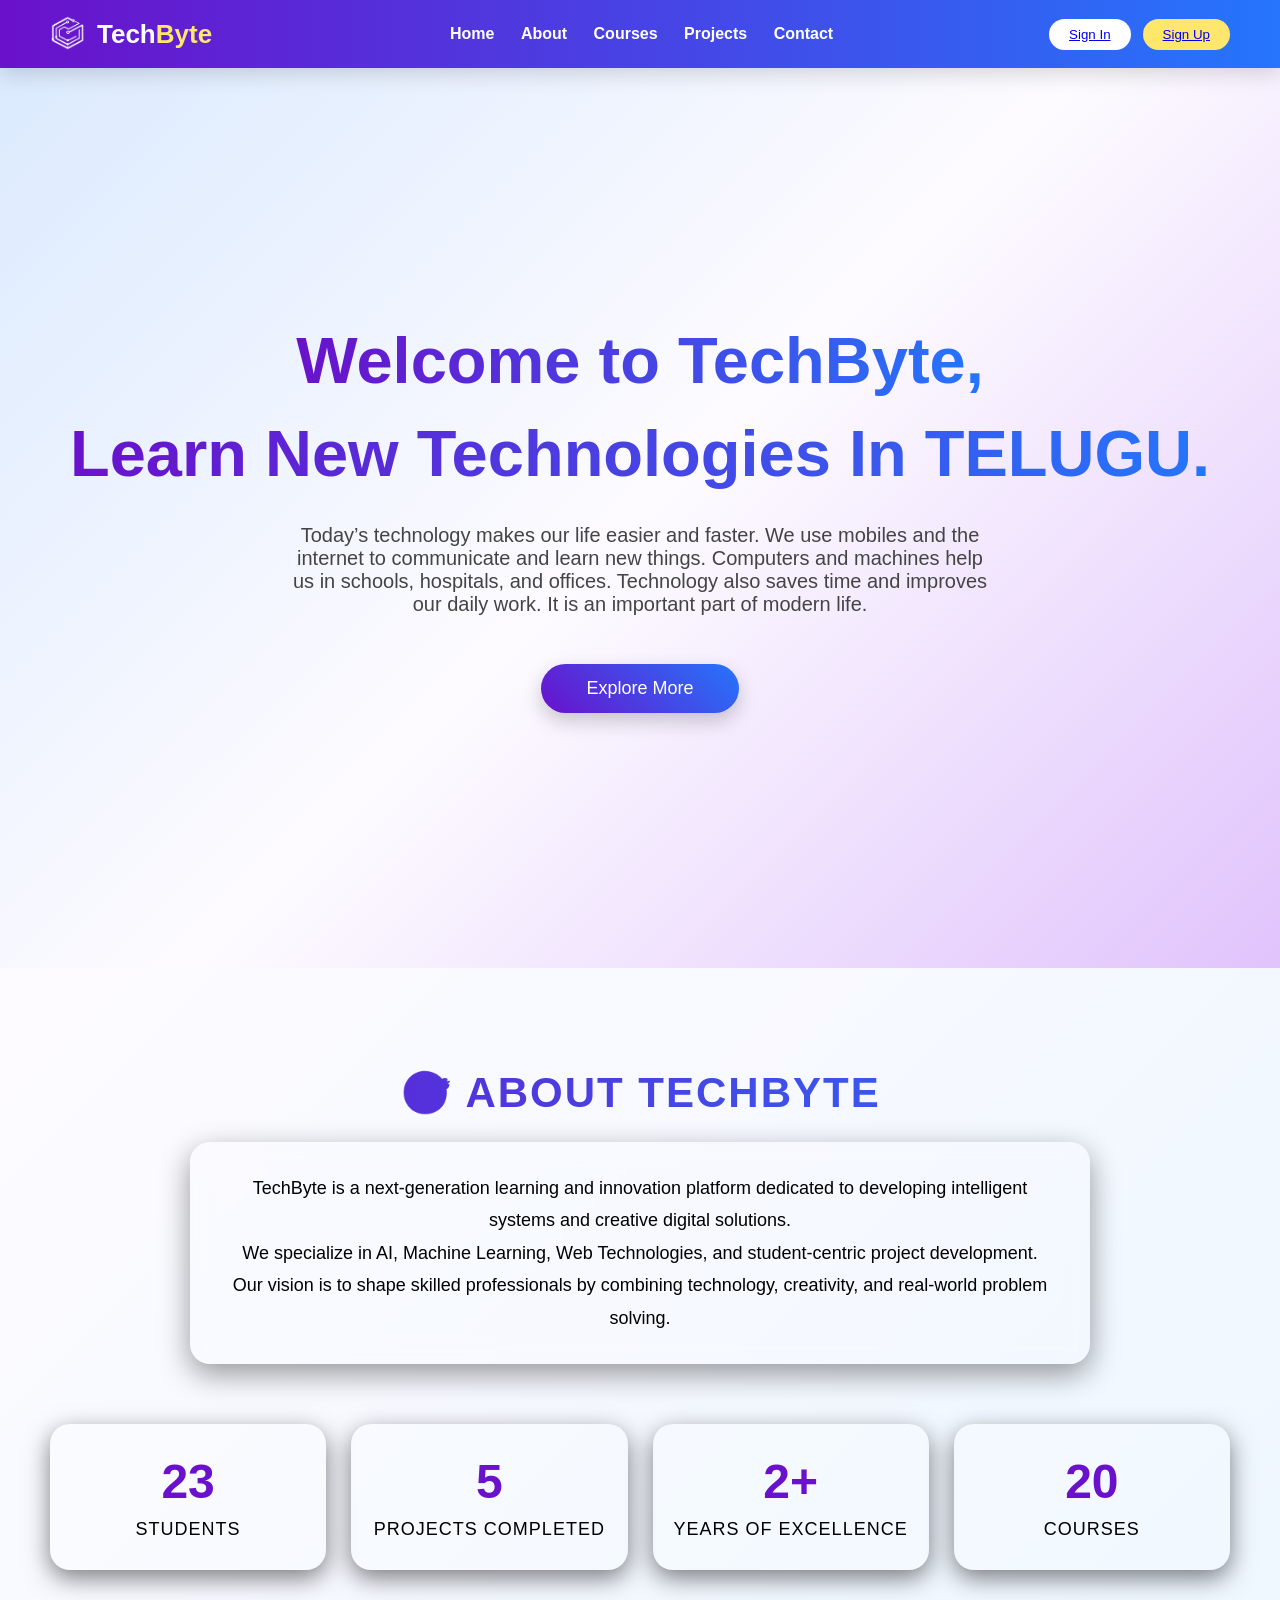
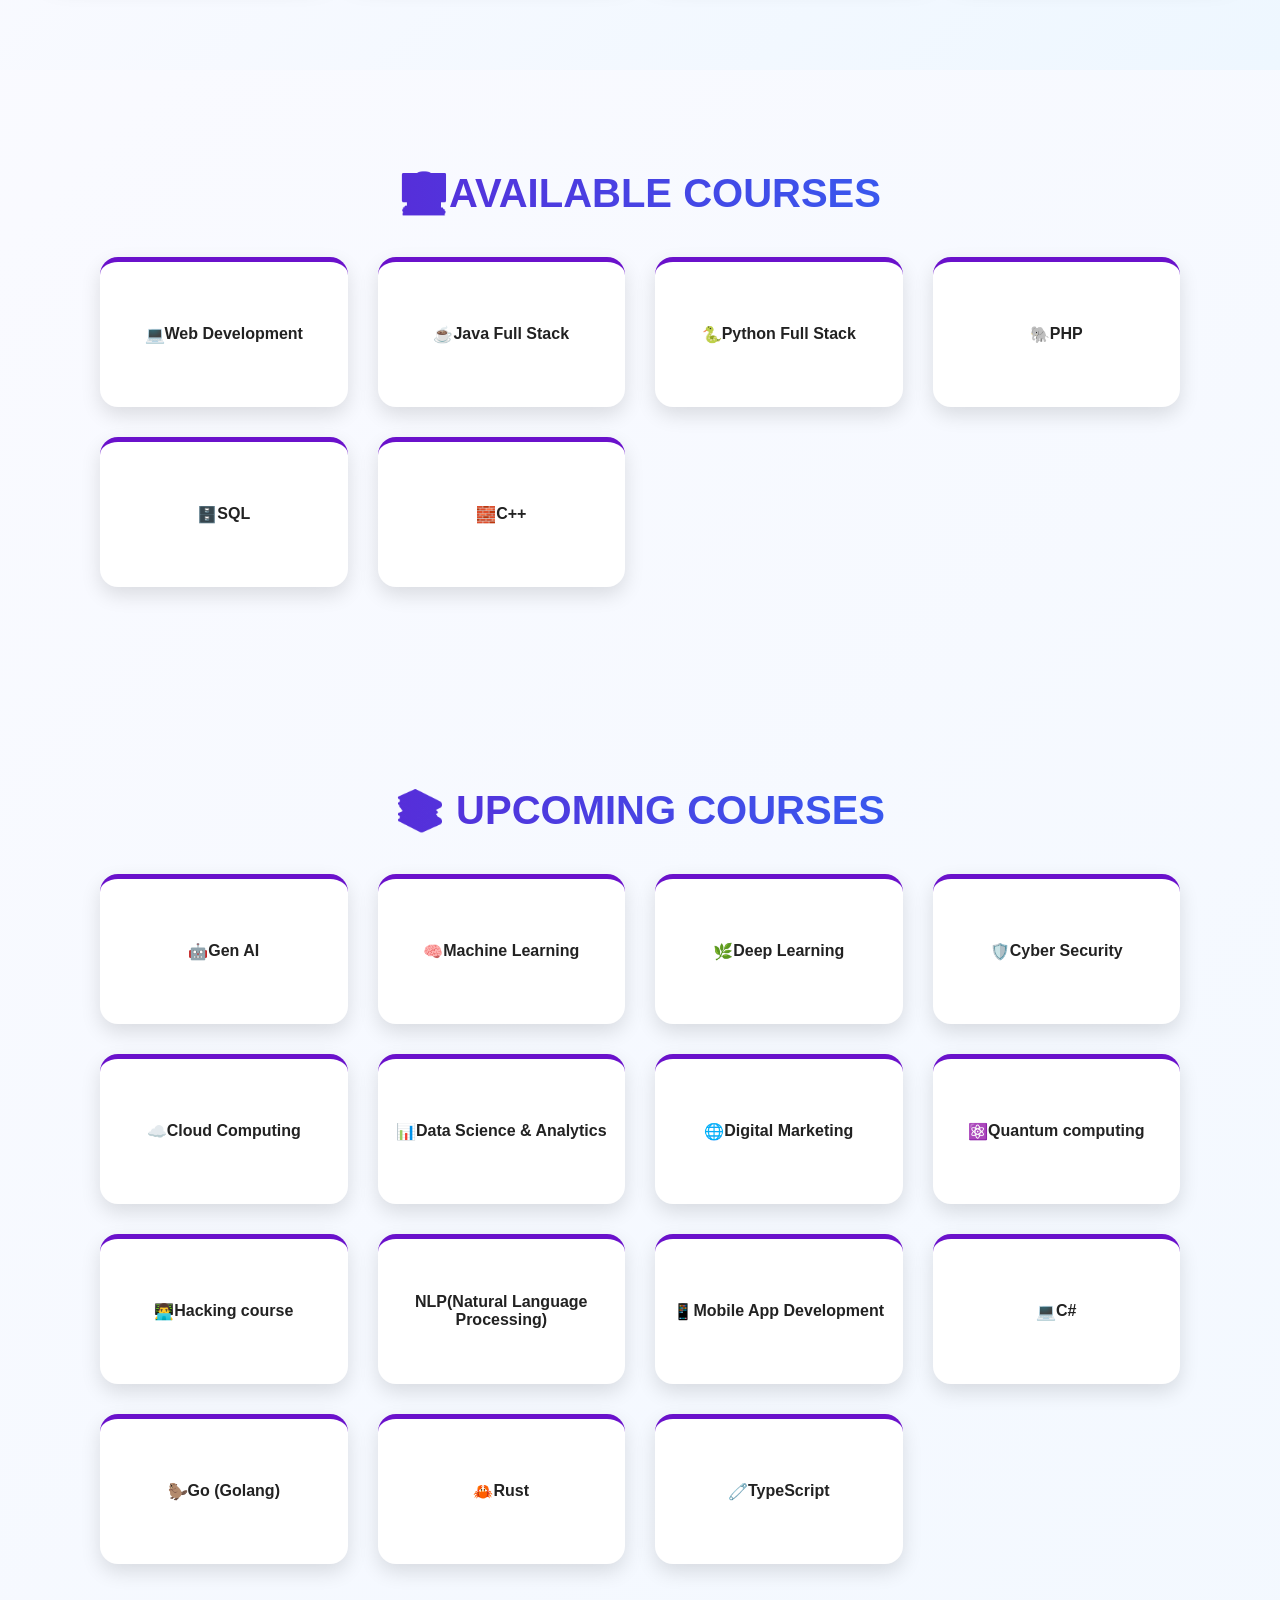
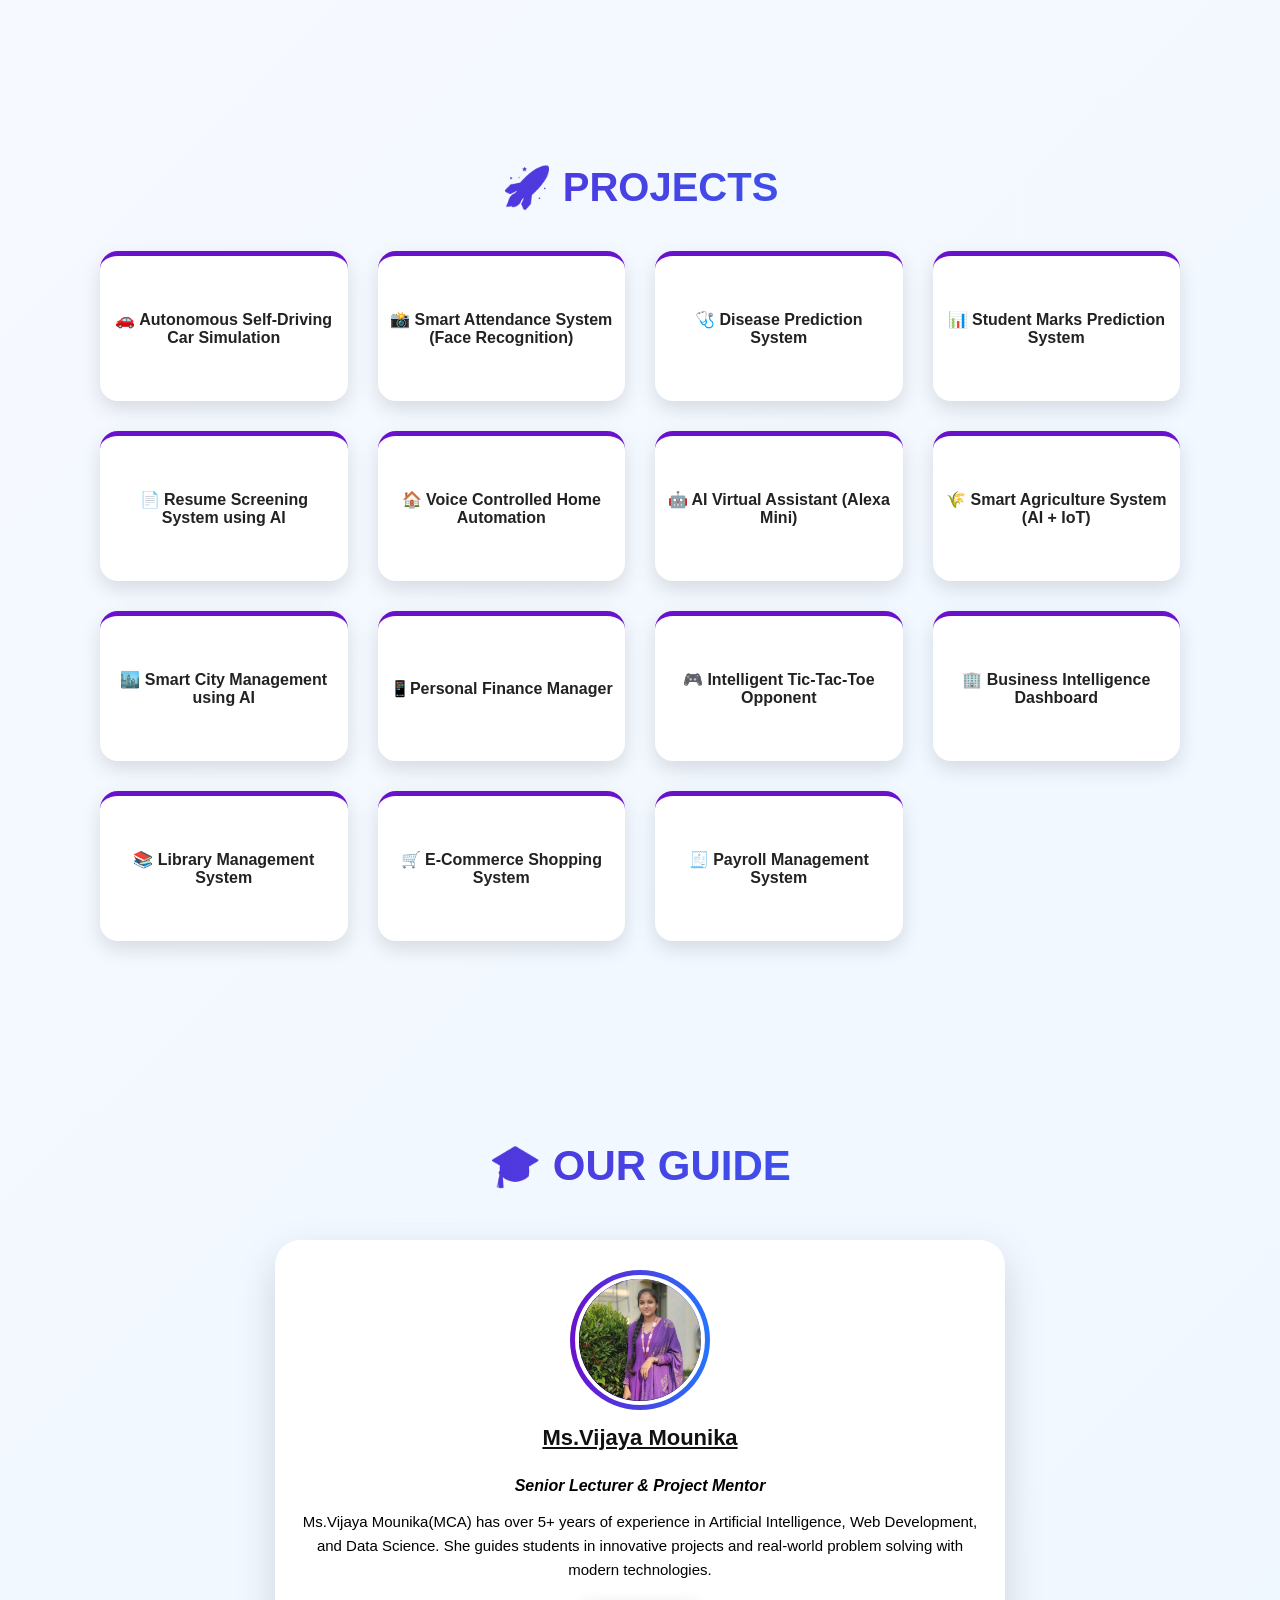
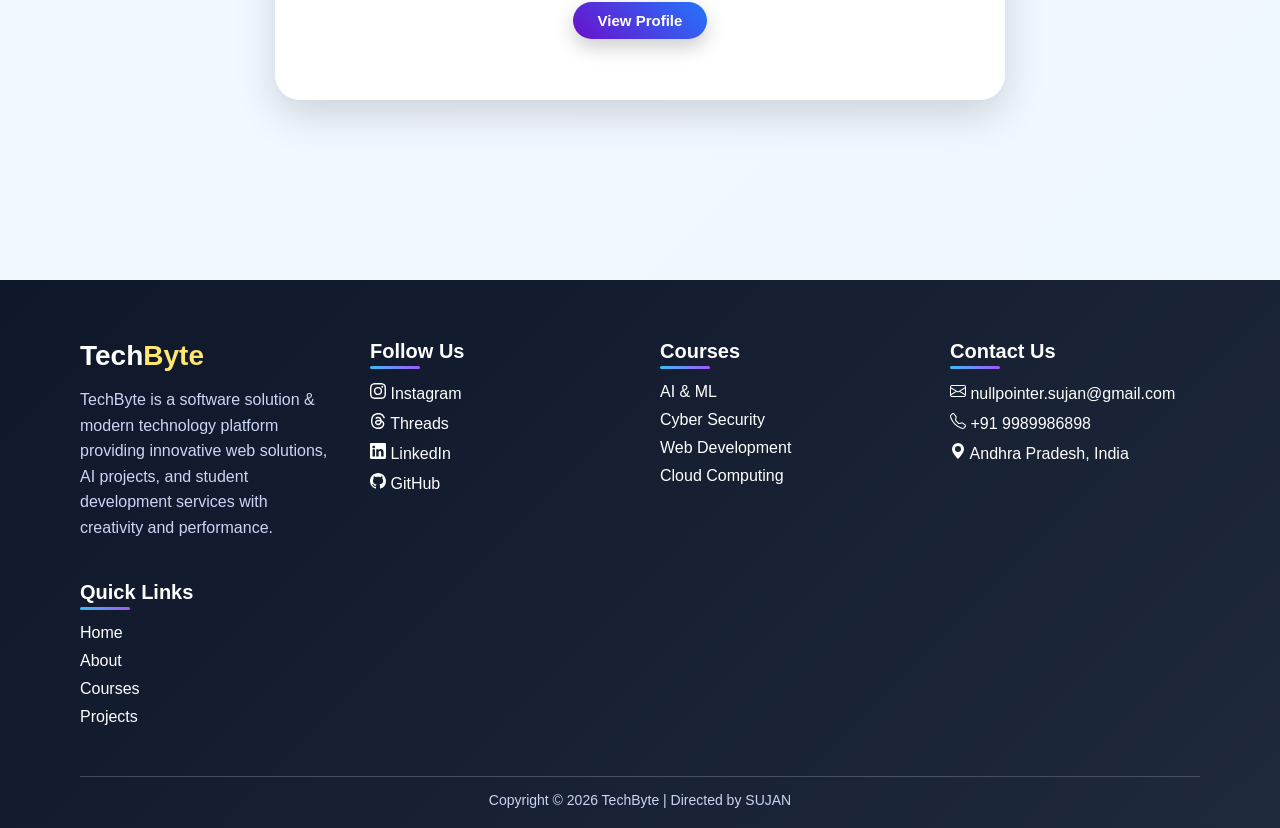
<file: techbyte/index.html>
<!DOCTYPE html>
<html lang="en">

<head>
    <title>TechBit - Technology Website</title>
    <link rel="stylesheet" href="style.css">


</head>

<body>


<!--header-->

    <header class="head">
        <div class="logo">
            <img src="logo.png" alt="TechBit Logo" class="logo-img">
            <span class="logo-text">Tech<span>Byte</span></span>
        </div>


        <nav>
            <a href="#home">Home</a>
            <a href="#about">About</a>
            <a href="#courses">Courses</a>
            <a href="#projects">Projects</a>
            <a href="#footer">Contact</a>
        </nav>

        <div class="auth-buttons">
            <button class="signin"><a href="login.html">Sign
                    In</a></button>
            <button class="signup"><a
                    href="rigistration.html">Sign Up</a></button>
        </div>
    </header>

    <!--header-->

    <div class="hero" id="home">
        <h1>Welcome to TechByte,</h1><br>
         <h1>Learn New Technologies In TELUGU.</h1><br>
               
        <p> Today’s technology makes our life easier and faster. We use mobiles and the internet to communicate and learn new things. Computers and machines help us in schools, hospitals, and offices. 
            Technology also saves time and improves our daily work. It is an important part of modern life.</p><br>
        <button>Explore More</button>
    </div>


<!--about-->
    <div class="section" id="about">

        <h2>🎯 ABOUT TECHBYTE</h2>

        <p class="about-text">
        
            TechByte is a next-generation learning and innovation platform dedicated to developing intelligent systems
            and creative digital solutions.<br>
            We specialize in AI, Machine Learning, Web Technologies, and student-centric project development.<br>
            Our vision is to shape skilled professionals by combining technology, creativity, and real-world problem
            solving.
        </p>

        <div class="counter-container">

            <div class="counter-box">
                <h3 class="counter">23</h3>
                <p>STUDENTS</p>
            </div>

            <div class="counter-box">
                <h3 class="counter">5</h3>
                <p>PROJECTS COMPLETED</p>
            </div>

            <div class="counter-box">
                <h3 class="counter">2+</h3>
                <p>YEARS OF EXCELLENCE</p>
            </div>

            <div class="counter-box">
                <h3 class="counter">20</h3>
                <p>COURSES</p>
            </div>

        </div>
    </div>

    <!--end of about section -->

    <!-- available course-->
<div class="section" id="course">
        <h2>👨‍💻AVAILABLE COURSES</h2>
        <div class="cards">

            <div class="card">
                <div class="card-icon" id="web-dev">💻</div>
                <span>Web Development</span>
                <button class="card-btn"><a href="https://youtu.be/UliFPiijpdI?si=f9Eg4G95FnJrE8jL">Watch</a></button>
            </div>


             <div class="card">
                <div class="card-icon">☕</div>
                <span>Java Full Stack</span>
                <button class="card-btn"><a href="https://youtu.be/prfwlnq2vJY?si=O2I4IflRwNza_dmj">Watch</a></button>
            </div>

            
            <div class="card">
                <div class="card-icon">🐍</div>
                <span>Python Full Stack</span>
                <button class="card-btn"><a href="https://youtu.be/h1WdbfoHeac?si=LRbtCRTCUVWVEmjv">Watch</a></button>
            </div>

             <div class="card">
                <div class="card-icon">🐘</div>
                <span>PHP</span>
                <button class="card-btn"><a href="https://youtu.be/T5V3Sot56Fk?si=7wXhqiFv2u-ybDe4">Watch</a></button>
            </div>


            <div class="card">
                <div class="card-icon">🗄️</div>
                <span>SQL</span>
                <button class="card-btn"><a href="https://youtu.be/WiCFOGOs8IM?si=80hFIpwWsWtucTp5">Watch</a></button>
            </div>

<div class="card">
                <div class="card-icon">🧱</div>
                <span>C++</span>
                <button class="card-btn"><a href="https://youtu.be/ueT_KIbtvkI?si=mtd5apqsWCgLur6a">Watch</a></button>
            </div>
</div>
    </div>


<!--end of available section -->




    <!--course-->
    <div class="section" id="courses">
        <h2>📚 UPCOMING COURSES</h2>
        <div class="cards">

            <div class="card">
                <div class="card-icon">🤖</div>
                <span>Gen AI</span>
                <button class="card-btn">Upcoming</button>
            </div>

            <div class="card">
                <div class="card-icon">🧠</div>
                <span>Machine Learning</span>
                <button class="card-btn">Upcoming</button>
            </div>

            <div class="card">
                <div class="card-icon">🌿</div>
                <span>Deep Learning</span>
                <button class="card-btn">Upcoming</button>
            </div>

            <div class="card">
                <div class="card-icon">🛡️</div>
                <span>Cyber Security</span>
                <button class="card-btn">Upcoming</button>
            </div>

            <div class="card">
                <div class="card-icon">☁️</div>
                <span>Cloud Computing</span>
                <button class="card-btn">Upcoming</button>
            </div>

            <div class="card">
                <div class="card-icon">📊</div>
                <span>Data Science & Analytics</span>
                <button class="card-btn">Upcoming</button>
            </div>

            <div class="card">
                <div class="card-icon">🌐</div>
                <span>Digital Marketing</span>
                <button class="card-btn">Upcoming</button>
            </div>

            <div class="card">
                <div class="card-icon">⚛️</div>
                <span>Quantum computing</span>
                <button class="card-btn">Upcoming</button>
            </div>


            <div class="card">
                <div class="card-icon">👨‍💻</div>
                <span>Hacking course</span>
                <button class="card-btn">Upcoming</button>
            </div>
            <div class="card">
                <div class="card-icon"></div>
                <span>NLP(Natural Language Processing)</span>
                <button class="card-btn">Upcoming</button>
            </div>

            
            <div class="card">
                <div class="card-icon">📱</div>
                <span>Mobile App Development</span>
                <button class="card-btn">Upcoming</button>
            </div>

           


            <div class="card">
                <div class="card-icon">💻</div>
                <span>C#</span>
                <button class="card-btn">Upcoming</button>
            </div>
            <div class="card">
                <div class="card-icon">🦫</div>
                <span>Go (Golang)</span>
                <button class="card-btn">Upcoming</button>
            </div>
            <div class="card">
                <div class="card-icon">🦀</div>
                <span>Rust</span>
                <button class="card-btn">Upcoming</button>
            </div>
           

            <div class="card">
                <div class="card-icon">🧷</div>
                <span>TypeScript</span>
                <button class="card-btn">Upcoming</button>
            </div>
        </div>
    </div>
<!--end of the courses section -->


<!--projects-->

    <div class="section" id="projects">
        <h2>🚀 PROJECTS</h2>
        <div class="cars">
            <div class="car">🚗 Autonomous Self-Driving Car Simulation
                <button class="card-btn">GitHub</button>
            </div>

            <div class="car">📸 Smart Attendance System (Face Recognition)
                <button class="card-btn">GitHub</button>
            </div>

            <div class="car">🩺 Disease Prediction System
                <button class="card-btn">GitHub</button>
            </div>

            <div class="car">📊 Student Marks Prediction System
                <button class="card-btn">GitHub</button>
            </div>

            <div class="car">📄 Resume Screening System using AI
                <button class="card-btn">GitHub</button>
            </div>

            <div class="car">🏠 Voice Controlled Home Automation
                <button class="card-btn">GitHub</button>
            </div>

            <div class="car">🤖 AI Virtual Assistant (Alexa Mini)
                <button class="card-btn">GitHub</button>
            </div>


            <div class="car">🌾 Smart Agriculture System (AI + IoT)
                <button class="card-btn">GitHub</button>
            </div>

            <div class="car">🏙️ Smart City Management using AI
                <button class="card-btn">GitHub</button>
            </div>

            <div class="car"> 📱Personal Finance Manager
                <button class="card-btn">GitHub</button>
            </div>
            <div class="car"> 🎮 Intelligent Tic-Tac-Toe Opponent
                <button class="card-btn">GitHub</button>
            </div>
            <div class="car"> 🏢 Business Intelligence Dashboard
                <button class="card-btn">GitHub</button>
            </div>
            <div class="car"> 📚 Library Management System
                <button class="card-btn">GitHub</button>
            </div>
            <div class="car"> 🛒 E-Commerce Shopping System
                <button class="card-btn">GitHub</button>
            </div>
            <div class="car"> 🧾 Payroll Management System
                <button class="card-btn">GitHub</button>
            </div>
        </div>
    </div>

<!--end of the projects section -->

    <!--guide-->

    <div class="section" id="guide">
        <h2>🎓 OUR GUIDE</h2>

        <div class="guide-wrapper">
            <div class="guide-card">

                <div class="guide-img-box">
                    <img src="mam.png" alt="Guide Photo" class="guide-img">
                </div>

                <h3><u>Ms.Vijaya Mounika</u></h3><br>
                <p class="role"><i>Senior Lecturer & Project Mentor</i></p>

                <p class="bio">
                    Ms.Vijaya Mounika(MCA) has over 5+ years of experience in Artificial Intelligence,
                    Web Development, and Data Science. She guides students in innovative projects
                    and real-world problem solving with modern technologies.
                
                </p>
                <button class="profile"><a href="https://www.linkedin.com/in/vijaya-mounika-890650258/">View
                        Profile</a></button>

            </div>

        </div>

    </div>

    <!--end od theguide section -->

    <!---footer section-->

    <footer class="footer">
        <div class="footer-container">

            <!-- Brand -->
            <div class="footer-box">
                <h2 class="footer-logo">Tech<span>Byte</span></h2>
                <p>
                    TechByte is a software solution & modern technology platform providing innovative web solutions,
                    AI projects, and student development services with creativity and performance.
                </p>
            </div>

            <!-- Social -->
            <div class="footer-box">
                <h3>Follow Us</h3>
                <ul class="social">
                    <li><a href="https://www.instagram.com/__sujan__365__?igsh=MTNhMzdkdTlhdXd5Yw=="><svg xmlns="http://www.w3.org/2000/svg" width="16"
                                height="16" fill="currentColor" class="bi bi-instagram" viewBox="0 0 16 16">Instagram
                                <path
                                    d="M8 0C5.829 0 5.556.01 4.703.048 3.85.088 3.269.222 2.76.42a3.9 3.9 0 0 0-1.417.923A3.9 3.9 0 0 0 .42 2.76C.222 3.268.087 3.85.048 4.7.01 5.555 0 5.827 0 8.001c0 2.172.01 2.444.048 3.297.04.852.174 1.433.372 1.942.205.526.478.972.923 1.417.444.445.89.719 1.416.923.51.198 1.09.333 1.942.372C5.555 15.99 5.827 16 8 16s2.444-.01 3.298-.048c.851-.04 1.434-.174 1.943-.372a3.9 3.9 0 0 0 1.416-.923c.445-.445.718-.891.923-1.417.197-.509.332-1.09.372-1.942C15.99 10.445 16 10.173 16 8s-.01-2.445-.048-3.299c-.04-.851-.175-1.433-.372-1.941a3.9 3.9 0 0 0-.923-1.417A3.9 3.9 0 0 0 13.24.42c-.51-.198-1.092-.333-1.943-.372C10.443.01 10.172 0 7.998 0zm-.717 1.442h.718c2.136 0 2.389.007 3.232.046.78.035 1.204.166 1.486.275.373.145.64.319.92.599s.453.546.598.92c.11.281.24.705.275 1.485.039.843.047 1.096.047 3.231s-.008 2.389-.047 3.232c-.035.78-.166 1.203-.275 1.485a2.5 2.5 0 0 1-.599.919c-.28.28-.546.453-.92.598-.28.11-.704.24-1.485.276-.843.038-1.096.047-3.232.047s-2.39-.009-3.233-.047c-.78-.036-1.203-.166-1.485-.276a2.5 2.5 0 0 1-.92-.598 2.5 2.5 0 0 1-.6-.92c-.109-.281-.24-.705-.275-1.485-.038-.843-.046-1.096-.046-3.233s.008-2.388.046-3.231c.036-.78.166-1.204.276-1.486.145-.373.319-.64.599-.92s.546-.453.92-.598c.282-.11.705-.24 1.485-.276.738-.034 1.024-.044 2.515-.045zm4.988 1.328a.96.96 0 1 0 0 1.92.96.96 0 0 0 0-1.92m-4.27 1.122a4.109 4.109 0 1 0 0 8.217 4.109 4.109 0 0 0 0-8.217m0 1.441a2.667 2.667 0 1 1 0 5.334 2.667 2.667 0 0 1 0-5.334" />
                            </svg> Instagram </a></li>
                    <li><a href="https://www.threads.com/?hl=en"><svg xmlns="http://www.w3.org/2000/svg" width="16"
                                height="16" fill="currentColor" class="bi bi-threads" viewBox="0 0 16 16">
                                <path
                                    d="M6.321 6.016c-.27-.18-1.166-.802-1.166-.802.756-1.081 1.753-1.502 3.132-1.502.975 0 1.803.327 2.394.948s.928 1.509 1.005 2.644q.492.207.905.484c1.109.745 1.719 1.86 1.719 3.137 0 2.716-2.226 5.075-6.256 5.075C4.594 16 1 13.987 1 7.994 1 2.034 4.482 0 8.044 0 9.69 0 13.55.243 15 5.036l-1.36.353C12.516 1.974 10.163 1.43 8.006 1.43c-3.565 0-5.582 2.171-5.582 6.79 0 4.143 2.254 6.343 5.63 6.343 2.777 0 4.847-1.443 4.847-3.556 0-1.438-1.208-2.127-1.27-2.127-.236 1.234-.868 3.31-3.644 3.31-1.618 0-3.013-1.118-3.013-2.582 0-2.09 1.984-2.847 3.55-2.847.586 0 1.294.04 1.663.114 0-.637-.54-1.728-1.9-1.728-1.25 0-1.566.405-1.967.868ZM8.716 8.19c-2.04 0-2.304.87-2.304 1.416 0 .878 1.043 1.168 1.6 1.168 1.02 0 2.067-.282 2.232-2.423a6.2 6.2 0 0 0-1.528-.161" />
                            </svg> Threads</a></li>


                    <li><a
                            href="https://www.linkedin.com/in/ch-sujan-43380a377/"><svg
                                xmlns="http://www.w3.org/2000/svg" width="16" height="16" fill="currentColor"
                                class="bi bi-linkedin" viewBox="0 0 16 16">
                                <path
                                    d="M0 1.146C0 .513.526 0 1.175 0h13.65C15.474 0 16 .513 16 1.146v13.708c0 .633-.526 1.146-1.175 1.146H1.175C.526 16 0 15.487 0 14.854zm4.943 12.248V6.169H2.542v7.225zm-1.2-8.212c.837 0 1.358-.554 1.358-1.248-.015-.709-.52-1.248-1.342-1.248S2.4 3.226 2.4 3.934c0 .694.521 1.248 1.327 1.248zm4.908 8.212V9.359c0-.216.016-.432.08-.586.173-.431.568-.878 1.232-.878.869 0 1.216.662 1.216 1.634v3.865h2.401V9.25c0-2.22-1.184-3.252-2.764-3.252-1.274 0-1.845.7-2.165 1.193v.025h-.016l.016-.025V6.169h-2.4c.03.678 0 7.225 0 7.225z" />
                            </svg> LinkedIn</a></li>
                    <li><a href="https://github.com/SUJAN674?tab=repositories"><svg xmlns="http://www.w3.org/2000/svg" width="16" height="16"
                                fill="currentColor" class="bi bi-github" viewBox="0 0 16 16">
                                <path
                                    d="M8 0C3.58 0 0 3.58 0 8c0 3.54 2.29 6.53 5.47 7.59.4.07.55-.17.55-.38 0-.19-.01-.82-.01-1.49-2.01.37-2.53-.49-2.69-.94-.09-.23-.48-.94-.82-1.13-.28-.15-.68-.52-.01-.53.63-.01 1.08.58 1.23.82.72 1.21 1.87.87 2.33.66.07-.52.28-.87.51-1.07-1.78-.2-3.64-.89-3.64-3.95 0-.87.31-1.59.82-2.15-.08-.2-.36-1.02.08-2.12 0 0 .67-.21 2.2.82.64-.18 1.32-.27 2-.27s1.36.09 2 .27c1.53-1.04 2.2-.82 2.2-.82.44 1.1.16 1.92.08 2.12.51.56.82 1.27.82 2.15 0 3.07-1.87 3.75-3.65 3.95.29.25.54.73.54 1.48 0 1.07-.01 1.93-.01 2.2 0 .21.15.46.55.38A8.01 8.01 0 0 0 16 8c0-4.42-3.58-8-8-8" />
                            </svg> GitHub</a></li>
                </ul>
            </div>

            <!-- Courses -->
            <div class="footer-box">
                <h3>Courses</h3>
                <ul class="anchor">
                    <a href="#courses">
                        <li>AI & ML</li>
                        <li>Cyber Security</li>
                        <li>Web Development</li>
                        <li>Cloud Computing</li>
                    </a>
                </ul>

            </div>

            <!-- Contact Us -->
            <div class="footer-box" id="footer">
                <h3>Contact Us</h3>
                <ul class="contact">
                    <li><a href="https://mail.google.com/mail/u/0/"> <svg xmlns="http://www.w3.org/2000/svg" width="16"
                                height="16" fill="currentColor" class="bi bi-envelope" viewBox="0 0 16 16">
                                <path
                                    d="M0 4a2 2 0 0 1 2-2h12a2 2 0 0 1 2 2v8a2 2 0 0 1-2 2H2a2 2 0 0 1-2-2zm2-1a1 1 0 0 0-1 1v.217l7 4.2 7-4.2V4a1 1 0 0 0-1-1zm13 2.383-4.708 2.825L15 11.105zm-.034 6.876-5.64-3.471L8 9.583l-1.326-.795-5.64 3.47A1 1 0 0 0 2 13h12a1 1 0 0 0 .966-.741M1 11.105l4.708-2.897L1 5.383z" />
                            </svg> nullpointer.sujan@gmail.com</a></li>

                    <li><svg xmlns="http://www.w3.org/2000/svg" width="16" height="16" fill="currentColor"
                            class="bi bi-telephone" viewBox="0 0 16 16">
                            <path
                                d="M3.654 1.328a.678.678 0 0 0-1.015-.063L1.605 2.3c-.483.484-.661 1.169-.45 1.77a17.6 17.6 0 0 0 4.168 6.608 17.6 17.6 0 0 0 6.608 4.168c.601.211 1.286.033 1.77-.45l1.034-1.034a.678.678 0 0 0-.063-1.015l-2.307-1.794a.68.68 0 0 0-.58-.122l-2.19.547a1.75 1.75 0 0 1-1.657-.459L5.482 8.062a1.75 1.75 0 0 1-.46-1.657l.548-2.19a.68.68 0 0 0-.122-.58zM1.884.511a1.745 1.745 0 0 1 2.612.163L6.29 2.98c.329.423.445.974.315 1.494l-.547 2.19a.68.68 0 0 0 .178.643l2.457 2.457a.68.68 0 0 0 .644.178l2.189-.547a1.75 1.75 0 0 1 1.494.315l2.306 1.794c.829.645.905 1.87.163 2.611l-1.034 1.034c-.74.74-1.846 1.065-2.877.702a18.6 18.6 0 0 1-7.01-4.42 18.6 18.6 0 0 1-4.42-7.009c-.362-1.03-.037-2.137.703-2.877z" />
                        </svg> +91 9989986898</li>

                    <li><a
                            href="https://www.google.com/maps/place/Katrenikona,+Andhra+Pradesh/@16.5467837,82.1536737,13z/data=!3m1!4b1!4m6!3m5!1s0x3a37f764f38ce33f:0xf67c9fb26d6cc975!8m2!3d16.5828372!4d82.1536851!16s%2Fm%2F02r6dd2?entry=ttu&g_ep=EgoyMDI2MDIyNS4wIKXMDSoASAFQAw%3D%3D"><svg
                                xmlns="http://www.w3.org/2000/svg" width="16" height="16" fill="currentColor"
                                class="bi bi-geo-alt-fill" viewBox="0 0 16 16">
                                <path
                                    d="M8 16s6-5.686 6-10A6 6 0 0 0 2 6c0 4.314 6 10 6 10m0-7a3 3 0 1 1 0-6 3 3 0 0 1 0 6" />
                            </svg> Andhra Pradesh, India</a></li>
                </ul>
            </div>

            <!-- Quick Links -->
            <div class="footer-box">
                <h3>Quick Links</h3>
                <ul class="anchor">
                    <li><a href="#home">Home</a></li>
                    <li><a href="#about">About</a></li>
                    <li><a href="#courses">Courses</a></li>
                    <li><a href="#projects">Projects</a></li>
                </ul>
            </div>

        </div>

        <div class="footer-bottom">
            <p>Copyright © 2026 TechByte | Directed by SUJAN</p>
        </div>
    </footer>
    <!--end of the footer section-->
</body>

</html>
</file>
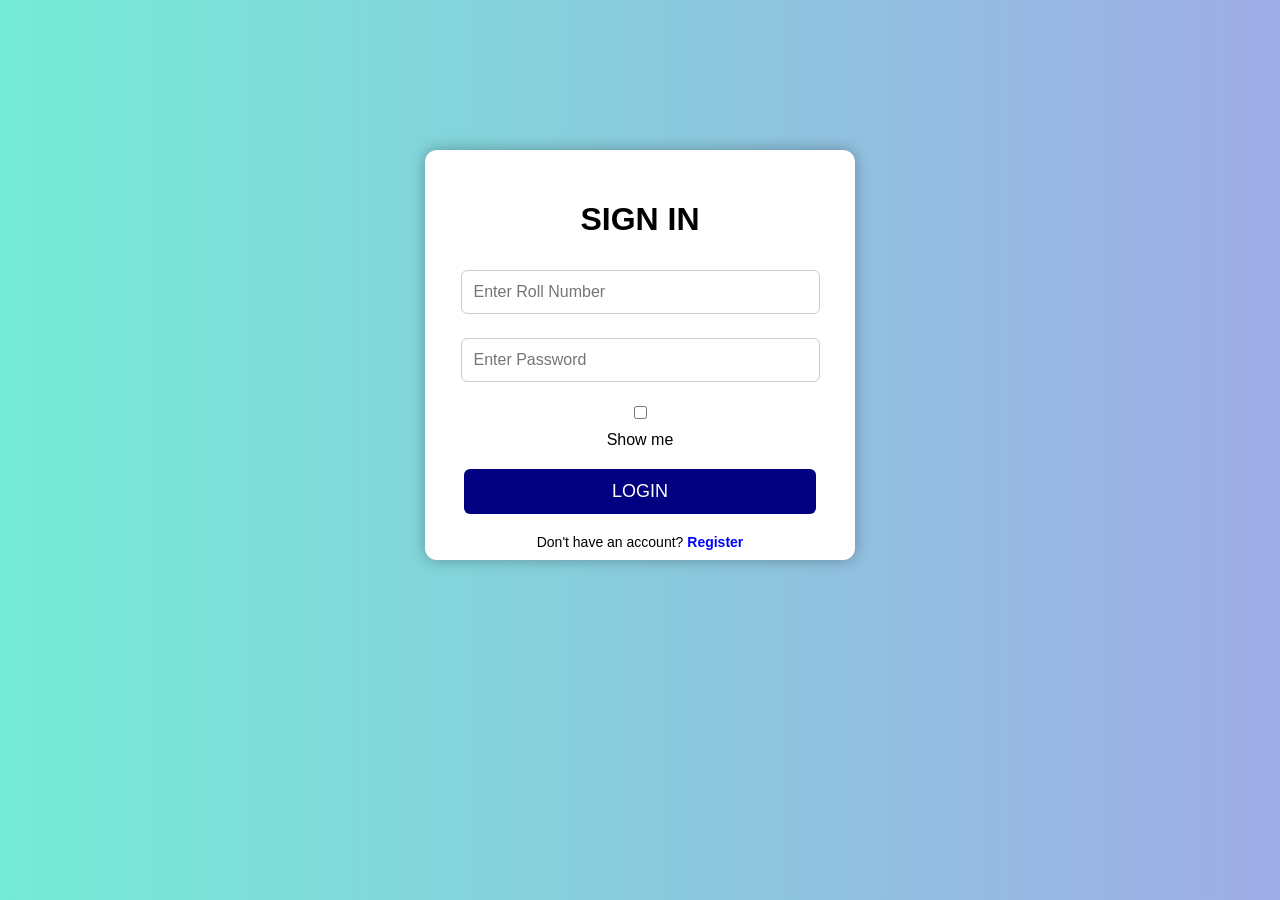
<file: techbyte/login.html>
<!DOCTYPE html>
<html lang="en">
<head>
    <meta charset="UTF-8">
    <title>Login Page</title>

   <link rel="stylesheet" href="rigi_style.css">
   <script src="index.js"></script>
</head>

<body class="login">

<div class="login-container">
    <h1>SIGN IN</h1>
<form method="post" action="login_action.php">
    <input type="text" placeholder="Enter Roll Number" name="roll_number" required><br>
   <input type="password" id="password" placeholder="Enter Password" name="password" required><br>
    <div class="show-password">
    <input type="checkbox" onclick="togglePassword()">
    <label for="showPass">Show me</label>
</div>


    <button>LOGIN</button>

    <p>Don't have an account? <a href="file:///P:/security/xampp/htdocs/techbyte/rigistration.html">Register</a></p>
</div>

    
</form>

</body>
</html>
</file>
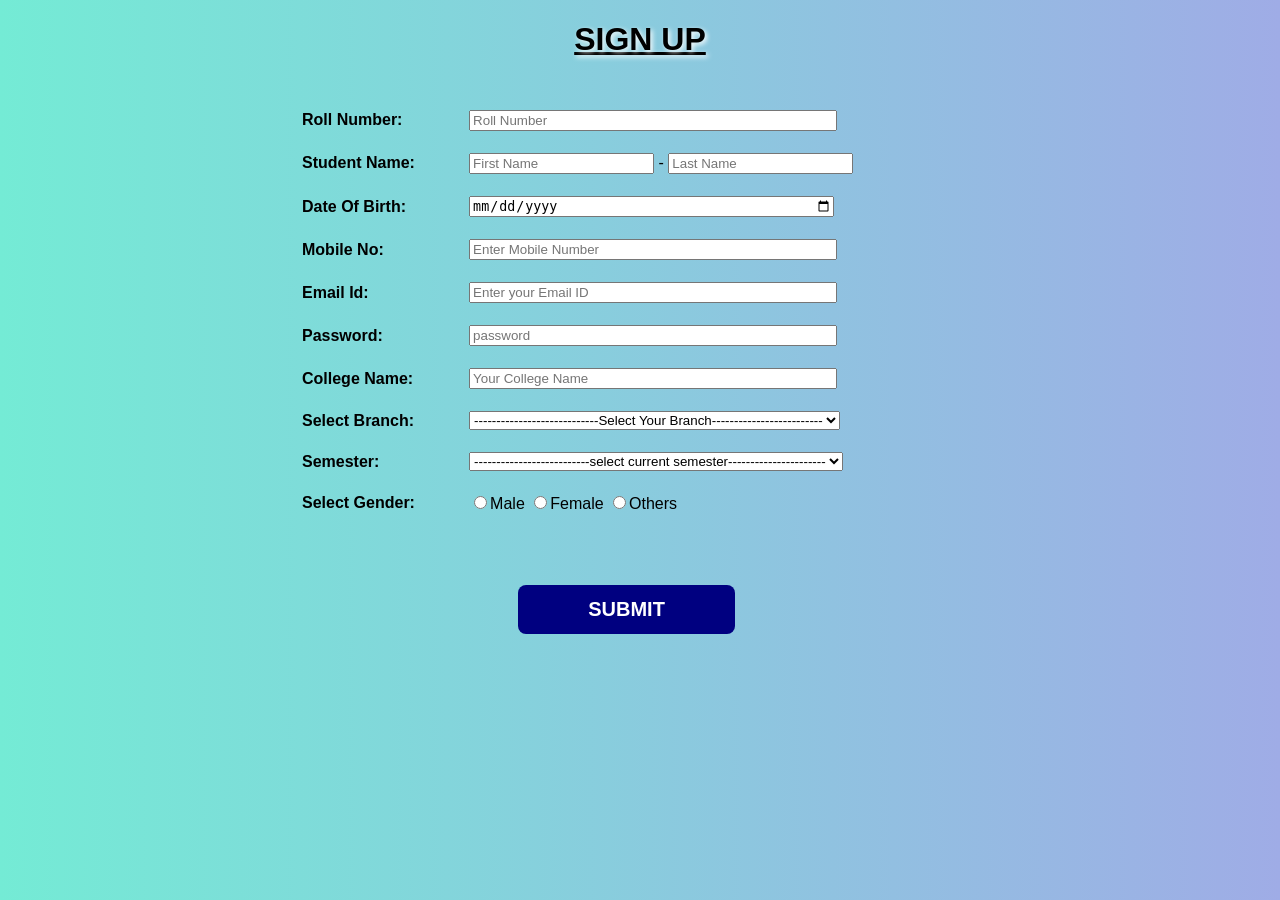
<file: techbyte/rigistration.html>
<!DOCTYPE html>
<html lang="en">
<head>
    <meta charset="UTF-8">
    <meta name="viewport" content="width=device-width, initial-scale=1.0">
    <title>registration form</title>

<link rel="stylesheet" href="rigi_style.css">


</head>

<body bgcolor="skyblue" class="inter">
     <h1 align="center" style="color: black; text-shadow: 2px 2px 5px white;"><u>
   SIGN UP
</u></h1><br>





    <form method="post" action="register.php">
        <table align="center" width="700" cellpadding="10">

        <tr>
    <td><b>Roll Number:</b></td>
    <td><input type="text" size="50" maxlength="50" style="width: 360px;" placeholder="Roll Number" name="roll_number" required></td>
</tr>


<tr>

        <td><b>Student Name:</b></td>
        <td>
        <input type="text" size="21" maxlength="50" placeholder="First Name" name="first_name" required>
        -
        <input type="text" size="21" maxlength="50" placeholder="Last Name" name="last_name" required>
        <td><br>
</tr>

<tr>
    <td><b>Date Of Birth:</b></td>
    <td>
         <input type="date" size="3" placeholder="Date" style="width: 360px;" name="dob" required > 
    </td>


<tr>
    <td><b>Mobile No:</b></td>
    <td>
    <input type="tel" 
       name="mobile_no" 
       placeholder="Enter Mobile Number" 
       pattern="[0-9]{10}" 
       maxlength="10" style="width: 360px;" 
       required >

</td>
</tr>

<tr>
    <td><b>Email Id:</b></td>
   <td> 
    <input type="email" 
       name="email_id" 
       placeholder="Enter your Email ID" style="width: 360px;"
       required >

   </td>
</tr>

<tr>
    <td><b>Password:</b></td>
   <td> <input type="password" size="50" style="width: 360px;" placeholder="password" name="password" required></td>
</tr>

<tr>
    <td><b>College Name:</b></td>
   <td> <input type="text" size="50" maxlength="50" style="width: 360px;" placeholder="Your College Name" name="collegename" required></td>
</tr>

 <tr >
    <td><b>Select Branch:</b></td>
    <td>
        <select name="branch" required >
<option value="" disabled selected hidden>----------------------------Select Your Branch-------------------------</option>   
<option>CME</option>
<option>AI&ML</option>
<option>EEE</option>
<option>ECE</option>
<option>MECH</option>
<option>CIVIL</option>
<option>Others</option>
        
    </select>
        </td>
</tr>   

<tr>
    <td><b>Semester:</b></td>
    <td>
        <select name="sem" required>
<option value="" disabled selected hidden>--------------------------select current semester----------------------</option>   
<option>1st year</option>
<option>3rd sem</option>
<option>4th sem</option>
<option>5th sem</option>
<option>6th sem</option>
</select>     
        </td>
    </tr>



    <tr>
    <td><b>Select Gender:</b></td>
    <td >
   <input type="radio" name="gender" value="male" name="gender">Male
   <input type="radio" name="gender" value="female" name="gender">Female
   <input type="radio" name="gender" value="others" name="gender">Others
</td>
</tr>

<tr>
    <td colspan="2" align="center">
        <button type="submit" class="register-btn" onclick="alert('wait')">SUBMIT</button>

        </td>
        </tr> 


        </table>
        </form>
</body>
</html>
</file>
<file: techbyte/style.css>
* {
    margin: 0;
    padding: 0;
    box-sizing: border-box;
    font-family: "Poppins", sans-serif;
}

body {
    background: linear-gradient(135deg, #fdfbff, #eef7ff);
    color: #222;
    overflow-x: hidden;
    
}

/* ===== Header ===== */
header {
    position: relative;
    top: 0;
    width: 100%;
    padding: 15px 50px;
    display: flex;
    justify-content: space-between;
    align-items: center;
    background: linear-gradient(90deg, #6a11cb, #2575fc);
    box-shadow: 0 6px 20px rgba(0, 0, 0, 0.15);
    z-index: 1000;
    animation: slideDown 1s ease;
    width: 100%;
    height: 68px;
}

@keyframes slideDown {
    from {
        transform: translateY(-100%);
    }

    to {
        transform: translateY(0);
    }
}



/* Logo */
.logo {
    font-size: 30px;
    font-weight: 700;
    color: white;
}

.logo-text span {
    color: #ffe66d;
}

/* Nav Links */
nav a {
    color: white;
    margin-left: 22px;
    text-decoration: none;
    font-weight: 600;
    position: relative;
    transition: 0.3s;
}

nav a::after {
    content: "";
    position: absolute;
    left: 0;
    bottom: -6px;
    width: 0;
    height: 3px;
    background: #ffe66d;
    border-radius: 5px;
    transition: 0.3s;
}

nav a:hover::after {
    width: 100%;
}

nav a:hover {
    color: #ffe66d;
}



/* Auth Buttons */
.auth-buttons {
    display: flex;
    gap: 12px;
}

.signin,
.signup {
    padding: 8px 20px;
    border-radius: 25px;
    cursor: pointer;
    border: none;
    transition: 0.3s;
}

.signin {
    background: white;
    color: #2575fc;
}

.signin:hover {
    background: #ffe66d;
    transform: scale(1.1);
}

.signup {
    background: #ffe66d;
    color: #222;
}

.signup:hover {
    background: white;
    transform: scale(1.1);
}

/* ===== end the header section ===== */



/* ===== Hero ===== */
.hero {
    height: 100vh;
    background: linear-gradient(135deg, #dbeafe, #fdfbff, #e0c3fc);
    display: flex;
    flex-direction: column;
    justify-content: center;
    align-items: center;
    text-align: center;
}

.hero h1 {
    font-size: 65px;
    background: linear-gradient(90deg, #6a11cb, #2575fc);
    -webkit-background-clip: text;
    background-clip: text;
    color: transparent;
}

.hero p {
    font-size: 20px;
    margin-top: 15px;
    max-width: 700px;
    color: #444;
}

.hero button {
    margin-top: 30px;
    padding: 14px 45px;
    border-radius: 30px;
    border: none;
    font-size: 18px;
    cursor: pointer;
    background: linear-gradient(45deg, #6a11cb, #2575fc);
    color: white;
    transition: 0.4s;
    box-shadow: 0 8px 20px rgba(0, 0, 0, 0.2);
}

.hero button:hover {
    transform: scale(1.1);
}

/* ===== Sections ===== */
.section {
    padding: 100px 60px;
    text-align: center;
}

.section h2 {
    font-size: 40px;
    margin-bottom: 20px;
    background: linear-gradient(90deg, #6a11cb, #2575fc);
    -webkit-background-clip: text;
    background-clip: text;
    color: transparent;
}

/* ===== Cards ===== */
.cards,
.cars {
    display: grid;
    grid-template-columns: repeat(auto-fit, minmax(220px, 1fr));
    gap: 30px;
    margin-top: 40px;
    padding: 0 40px;
}

/* Card */
.card,
.car {
    position: relative;
    background: white;
    height: 150px;
    border-radius: 18px;
    box-shadow: 0 8px 20px rgba(0, 0, 0, 0.12);
    display: flex;
    align-items: center;
    justify-content: center;
    font-weight: 600;
    overflow: hidden;
    transition: 0.3s;
    border-top: 5px solid #6a11cb;
}

/* Button hidden */
.card-btn {
    position: absolute;
    bottom: -50px;
    padding: 8px 20px;
    border: none;
    border-radius: 20px;
    background: linear-gradient(45deg, #6a11cb, #2575fc);
    color: white;
    cursor: pointer;
    opacity: 0;
    transition: 0.3s ease;
}

/* Hover */
.card:hover .card-btn {
    bottom: 5px;
    opacity: 1;
}

.card:hover,
.car:hover {
    transform: translateY(-10px) scale(1.05);
    box-shadow: 0 12px 30px rgba(106, 17, 203, 0.4);
    border-top: 5px solid #2575fc;
}

/* ===== Contact ===== */
.contact p {
    font-size: 18px;
    margin: 10px;
    color: #333;
}

/* ===== Footer ===== */
.footer {
    background: linear-gradient(135deg, #0f172a, #1e293b);
    color: white;
    padding: 60px 80px 20px;
    margin-top: 80px;
}

.footer-container {
    display: grid;
    grid-template-columns: repeat(auto-fit, minmax(220px, 1fr));
    gap: 40px;
}

/* Logo */
.footer-logo {
    font-size: 28px;
    margin-bottom: 15px;
}

.footer-logo span {
    color: #ffe66d;
}

/* Boxes */
.footer-box h3 {
    position: relative;
    margin-bottom: 20px;
    font-size: 20px;
}

.footer-box h3::after {
    content: "";
    width: 50px;
    height: 3px;
    background: linear-gradient(90deg, #38bdf8, #a855f7);
    position: absolute;
    left: 0;
    bottom: -6px;
    border-radius: 10px;
}

.footer-box ul {
    list-style: none;
}

.footer-box ul li {
    margin: 10px 0;
    cursor: pointer;
    transition: 0.3s;
}

.footer-box ul li:hover {
    color: #38bdf8;
    transform: translateX(5px);
}

/* Paragraph */
.footer-box p {
    color: #cbd5f5;
    line-height: 1.6;
}

/* Bottom */
.footer-bottom {
    border-top: 1px solid rgba(255, 255, 255, 0.2);
    text-align: center;
    margin-top: 40px;
    padding-top: 15px;
    font-size: 14px;
    color: #cbd5f5;
}

/* Responsive */
@media(max-width:768px) {
    .footer {
        padding: 40px 20px;
        text-align: center;
    }

    .footer-box h3::after {
        left: 50%;
        transform: translateX(-50%);
    }
}

/* ===== Responsive ===== */
@media(max-width:768px) {
    header {
        flex-direction: column;
        gap: 10px;
    }

    .hero h1 {
        font-size: 42px;
    }

    .cards,
    .cars {
        grid-template-columns: 1fr;
    }
}




.logo {
    display: flex;
    align-items: center;
    gap: 12px;
}

/* Logo Image */
.logo-img {
    width: 35px;
    /* increase size */
    height: auto;
    padding-bottom: 20px;
    /* adjust vertical alignment */
}

/* Logo Text */
.logo-text {
    font-size: 26px;
    /* increase text size */
    font-weight: bold;
    color: white;
    padding-bottom: 3rpx;
    /* adjust vertical alignment */

}

.logo-text span {
    color: #ffe66d;
}



.social{

    a,
    a:visited,
    a:active {
        color: white;
        text-decoration: none;
    }
}

.social li:hover a {
    color: #38bdf8;
    transform: translateX(5px);
}


.contact {

    a,
    a:visited,
    a:active {
        color: white;
        text-decoration: none;
    }
}

.contact li:hover a {
    color: #38bdf8;
    transform: translateX(5px);
}




.anchor {

    a,
    a:visited,
    a:active {
        color: white;
        text-decoration: none;
    }
}

.anchor li:hover a {
    color: #38bdf8;
    transform: translateX(5px);
}

.profile {

    a,
    a:visited,
    a:active {
        color: white;
        text-decoration: none;
    }
}

.profile li:hover a {
    color: #38bdf8;
    transform: translateX(5px);
}




.car{
    position: relative;
    background: white;
    height: 150px;
    border-radius: 18px;
    box-shadow: 0 8px 20px rgba(0,0,0,0.12);
    display: flex;
    align-items: center;
    justify-content: center;
    font-weight: 600;
    text-align: center;
    padding: 10px;
    transition: 0.3s;
    border-top: 5px solid #6a11cb;
}

.card-btn{
    position: absolute;
    bottom: -50px;
    padding: 8px 20px;
    border: none;
    border-radius: 20px;
    background: linear-gradient(45deg,#6a11cb,#2575fc);
    color: white;
    cursor: pointer;
    opacity: 0;
    transition: 0.3s ease;
}

.car:hover .card-btn{
    bottom: 5px;
    opacity: 1;
}

.car:hover{
    transform: translateY(-10px) scale(1.05);
    box-shadow: 0 12px 30px rgba(106,17,203,0.4);
}






/* ===== Guide Section ===== */
#guide{
  padding:100px 60px;

  text-align:center;
}

#guide h2{
  font-size:42px;
  margin-bottom:50px;
    background: linear-gradient(90deg, #6a11cb, #2575fc);
  -webkit-background-clip:text;
  background-clip:text;
  color:transparent;
}

/* Wrapper */
.guide-wrapper{
  display:flex;
  justify-content:center;
}

/* Card */
.guide-card{
  position:relative;
  width:730px;
  height: 460px;
  background:white;
  padding:30px 25px 40px;
  border-radius:25px;
  box-shadow:0 15px 40px rgba(0,0,0,0.15);
  transition:0.5s;
  animation:float 4s ease-in-out infinite;
}

/* Floating animation */
@keyframes float{
  0%,100%{transform:translateY(0);}
  50%{transform:translateY(-12px);}
}



/* Hover effect */
.guide-card:hover{
  transform:scale(1.05) rotateX(5deg) rotateY(5deg);
box-shadow:0 0 30px rgba(168,85,247,0.5);
}

/* Image box */
.guide-img-box{
  width:140px;
  height:140px;
  margin:0 auto 15px;
  border-radius:50%;
  padding:5px;
    background: linear-gradient(90deg, #6a11cb, #2575fc);
}

/* Image */
.guide-img{
  width:100%;
  height:100%;
  object-fit:cover;
  border-radius:50%;
  border:4px solid white;
  transition:0.4s;
}

.guide-card:hover .guide-img{
  transform:scale(1.1);
}

/* Text */
.guide-card h3{
  margin-top:15px;
  font-size:22px;
  color:#111;
}

.role{
  color:black;
  margin:8px 0 15px;
  font-weight:600;
}

.bio{
  font-size:15px;
  color:black;
  line-height:1.6;
}

/* Button */
.profile{
  margin-top:20px;
    padding:10px 25px;
  border:none;
  border-radius:30px;
  font-size:15px;
  font-weight:600;
  cursor:pointer;
  color:white;
  background:linear-gradient(45deg,#6a11cb,#2575fc);
  box-shadow:0 8px 20px rgba(0,0,0,0.2);
  transition:0.4s;
  
}

.profile:hover{
  transform:scale(1.1);
  box-shadow:0 12px 30px rgba(37,117,252,0.6);
  background: linear-gradient(90deg, #6a11cb, #2575fc);
}

/* Responsive */
@media(max-width:768px){
  .guide-card{
    width:90%;
  }
}





#about{
    padding:100px 50px;
    text-align:center;
   background: linear-gradient(135deg, #fdfbff, #eef7ff);
    color:black;
}

/* Heading */
#about h2{
    font-size:42px;
    margin-bottom:25px;
       background: linear-gradient(90deg, #6a11cb, #2575fc);
    -webkit-background-clip:text;
    background-clip:text;
    color:transparent;
    letter-spacing:2px;
}

/* Text Card */
.about-text{
    max-width:900px;
    margin:0 auto 60px;
    font-size:18px;
    line-height:1.8;
    padding:30px 40px;
    border-radius:20px;
    background: rgba(255,255,255,0.1);
    backdrop-filter: blur(10px);
    box-shadow:0 10px 30px rgba(0,0,0,0.4);
    transition:0.4s;
}



/* Counter Layout */
.counter-container{
    display:grid;
    grid-template-columns: repeat(auto-fit,minmax(200px,1fr));
    gap:25px;
    
}

/* Counter Box */
.counter-box{
    background: rgba(255,255,255,0.1);
    padding:30px 20px;
    border-radius:20px;
    box-shadow:0 8px 25px rgba(0,0,0,0.5);
    transition:0.4s;
}

.counter-box:hover{
    transform:scale(1.02);
    box-shadow:0 0 30px rgba(106,17,203,0.6);
}

/* Numbers */
.counter-box h3{
    font-size:48px;
    color:#6a11cb;
}

/* Label */
.counter-box p{
    font-size:18px;
    margin-top:10px;
    letter-spacing:1px;
}

/* Animation */
#about{
    animation: fadeUp 1.5s ease;
}

@keyframes fadeUp{
    from{
        opacity:0;
        transform:translateY(60px);
    }
    to{
        opacity:1;
        transform:translateY(0);
    }
}

/* Responsive */
@media(max-width:768px){
    #about h2{
        font-size:32px;
    }

    .about-text{
        font-size:16px;
        padding:20px;
    }
}




.card-btn{

    a,
    a:visited,
    a:active {
        color: white;
        text-decoration: none;
    }
}

.card-btn li:hover a {
    color: #38bdf8;
    transform: translateX(5px);
}
</file>
<file: techbyte/rigi_style.css>
.header{
    text-align: center;
    background: linear-gradient(to right, #74ebd5, #9face6);
    
    text-shadow: 2px 2px 5px white;
}



.register-btn{
    margin-top: 50px;      /* move button down */
    padding: 13px 70px;    /* make button big */
    font-size: 20px;       /* big text */
    font-weight: bold;     /* bold letters */
    background-color:navy ;
    color: white;
    border: none;
    border-radius: 8px;
    cursor: pointer;
}

.register-btn:hover{
    background-color: darkgreen;
}





  /* ===== Login Page Design ===== */

body{
    margin: 0;
    padding: 0;
    font-family: Arial, sans-serif;
    background: linear-gradient(to right, #74ebd5, #9face6);
}

/* center login box */
.login-container{
    width: 370px;
    height: 350px;
    margin: 150px auto;
    background: #fff;
    padding: 30px;
    border-radius: 12px;
    box-shadow: 0 0 15px rgba(0,0,0,0.3);
    text-align: center;
   
}

/* heading */
.login-container h1{
    margin-bottom: 20px;
    color: black;
}

/* input fields */
.login-container input{
    width: 90%;
    padding: 12px;
    margin: 10px 0;
    border-radius: 6px;
    border: 1px solid #ccc;
    font-size: 16px;
    margin-bottom: 12px;
    margin-top: 12px;
}

/* button */
.login-container button{
    width: 95%;
    padding: 12px;
    background-color: navy;
    color: white;
    border: none;
    border-radius: 6px;
    font-size: 18px;
    cursor: pointer;
  
}

.login-container button:hover{
    background-color: darkgreen;
}

/* register text */
.login-container p{
    margin-top: 20px;
    font-size: 14px;
}

.login-container a{
    color: blue;
    text-decoration: none;
    font-weight: bold;
}

.login-container a:hover{
    text-decoration: underline;
}

.login-container button{
    margin-top: 20px;   /* move button down */
}
</file>
